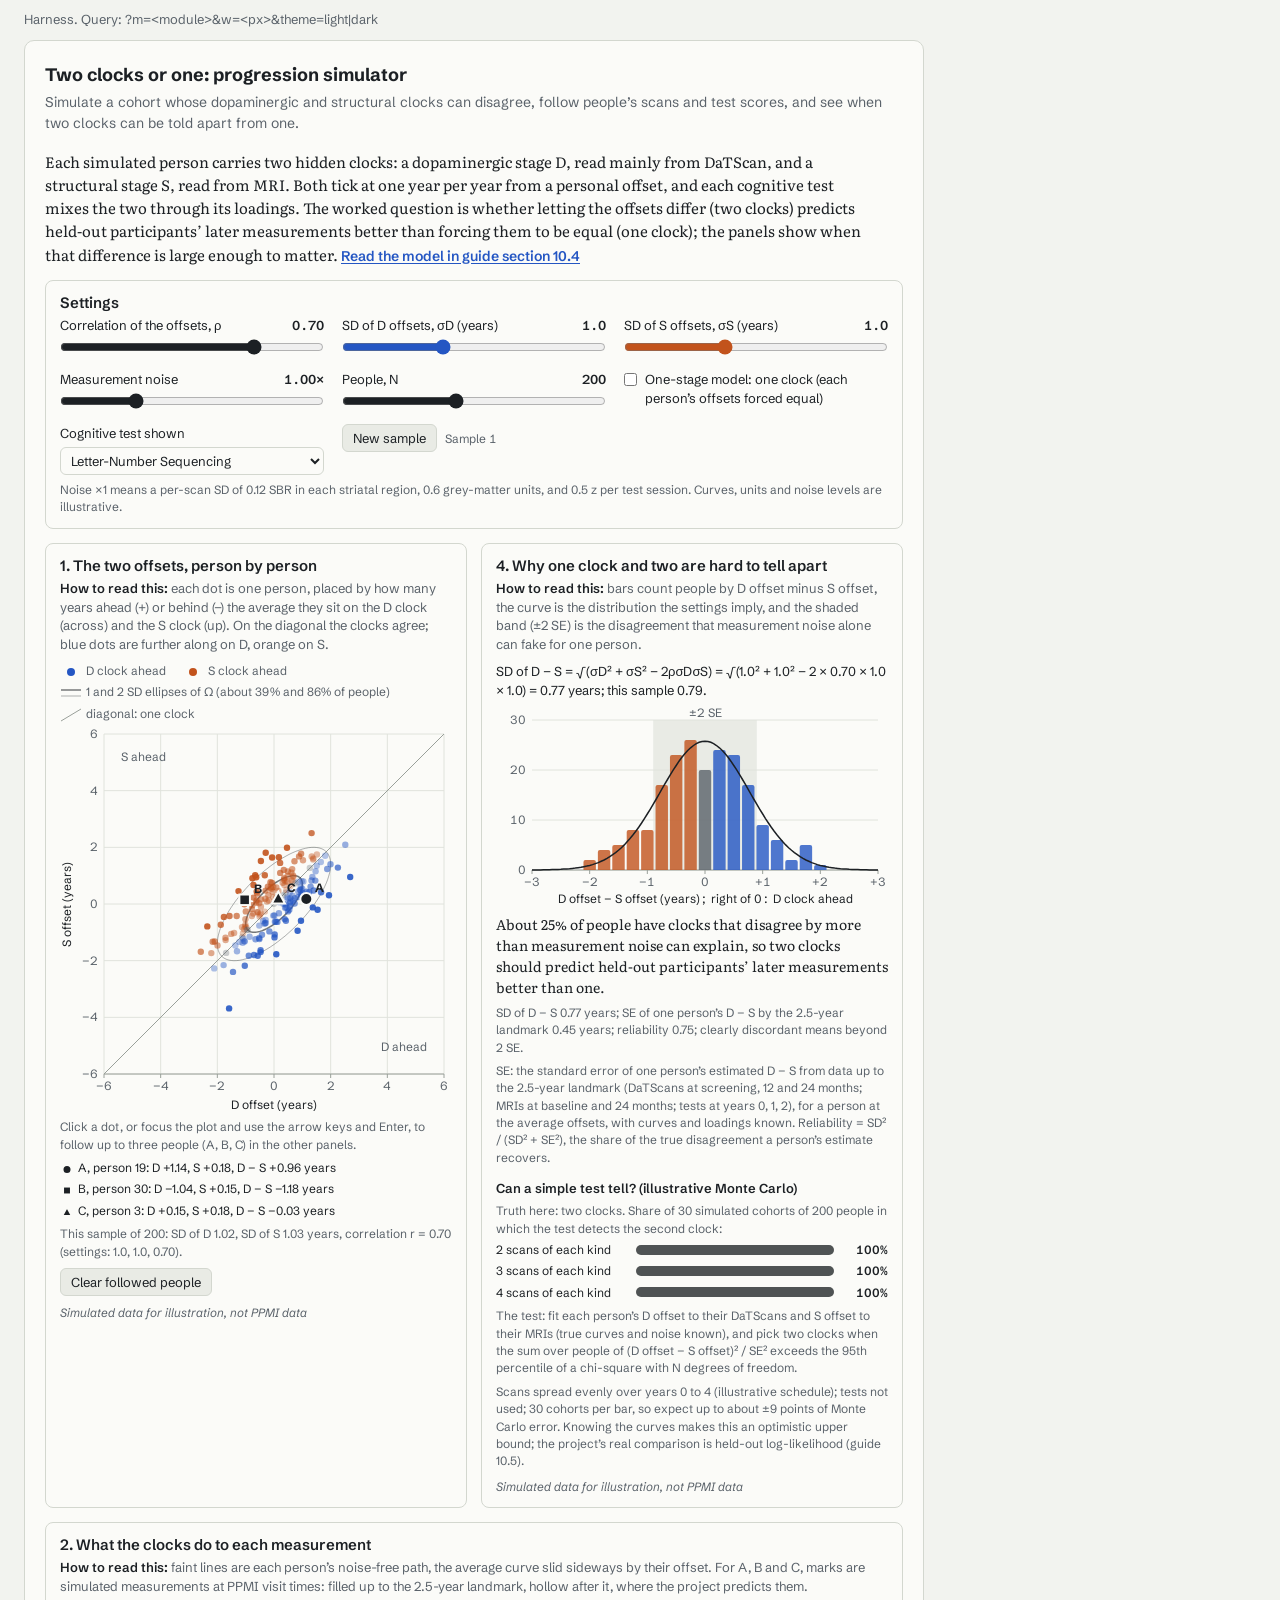
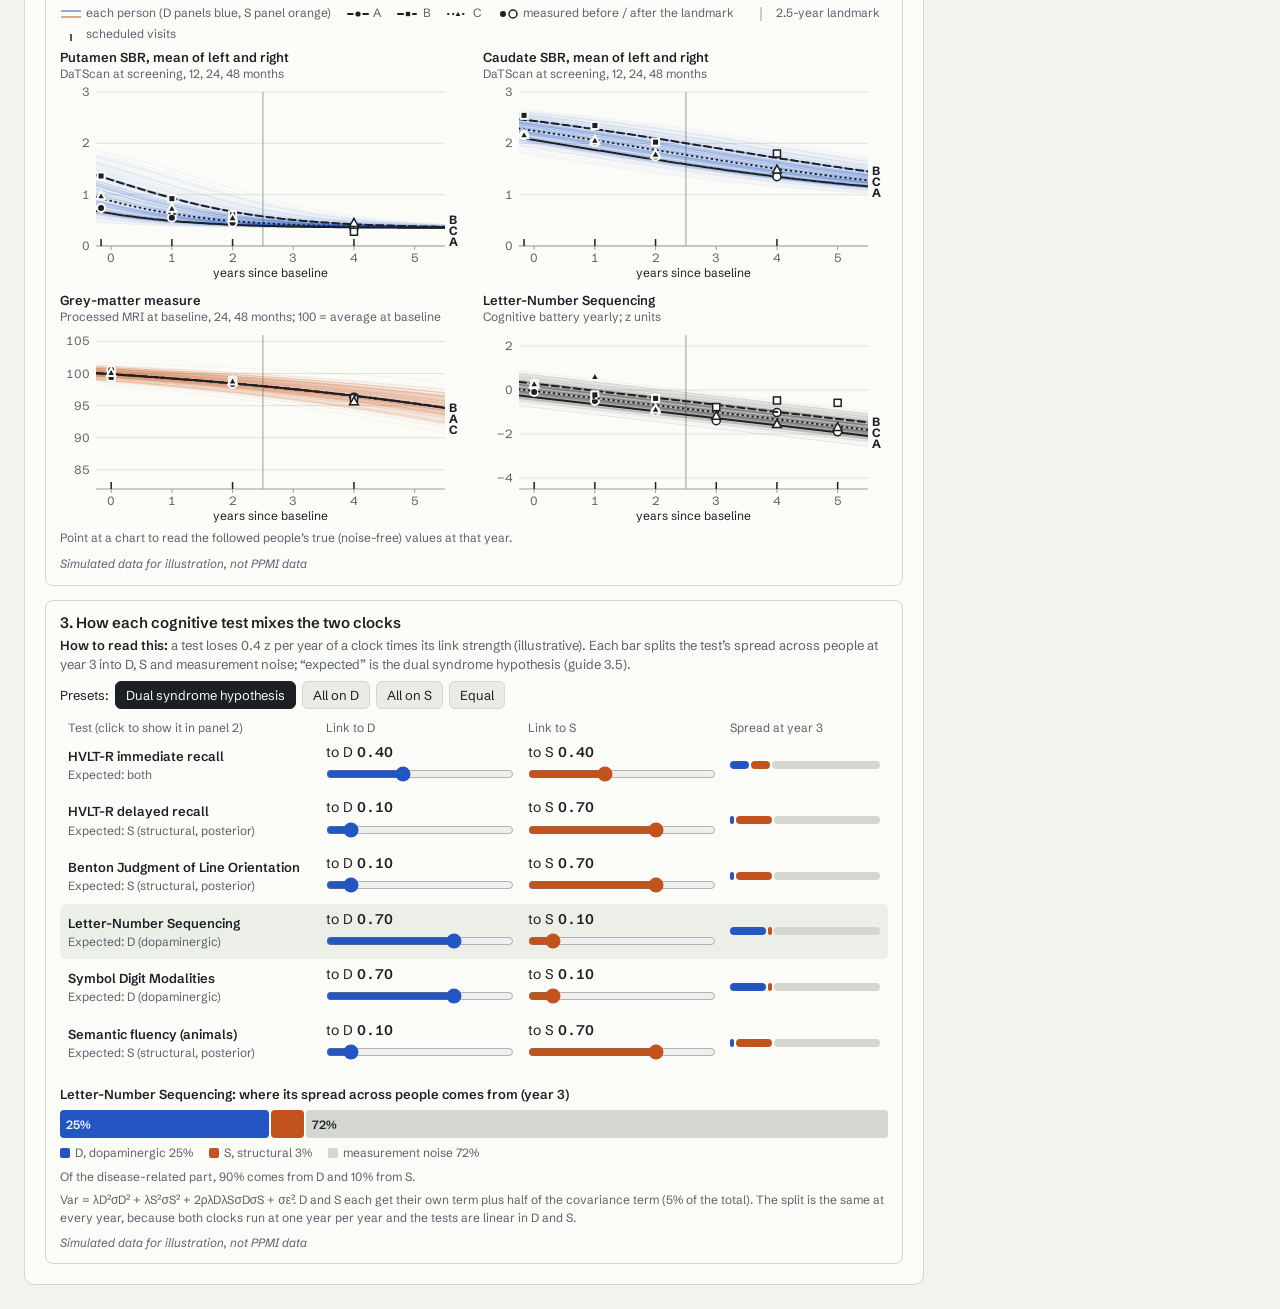
<file: atlas/src/harness.html>
<!doctype html>
<html lang="en">
<head>
<meta charset="utf-8">
<meta name="viewport" content="width=device-width, initial-scale=1">
<title>Explorer harness</title>
<link rel="stylesheet" href="https://fonts.googleapis.com/css2?family=Literata:opsz,wght@7..72,400;7..72,600&family=Schibsted+Grotesk:wght@400;500;600;700&family=JetBrains+Mono:wght@400;600&display=swap">
<link rel="stylesheet" href="tokens.css">
<style>
  body { margin: 0; background: var(--bg); color: var(--fg); font: 15px/1.5 var(--font-ui); }
  #bar { padding: 10px 24px; font-size: 13px; color: var(--muted); }
  #pane { margin: 0 24px 24px; background: var(--surface); border: 1px solid var(--rule); border-radius: 10px; padding: 20px; box-sizing: border-box; }
  #pane h2 { margin: 0 0 4px; font-size: 18px; }
  #pane p.blurb { margin: 0 0 16px; color: var(--muted); font-size: 14px; }
</style>
</head>
<body>
<div id="bar">Harness. Query: ?m=&lt;module&gt;&amp;w=&lt;px&gt;&amp;theme=light|dark</div>
<div id="pane"><h2 id="t"></h2><p class="blurb" id="b"></p><div id="mount"></div></div>
<script>
  const q = new URLSearchParams(location.search);
  const name = q.get('m') || 'twoclock';
  document.documentElement.dataset.theme = q.get('theme') || 'light';
  document.getElementById('pane').style.width = (q.get('w') || 900) + 'px';
  const s = document.createElement('script');
  s.src = 'explorers/' + name + '.js?v=' + Date.now();
  s.onload = () => {
    const m = window.PPMIExplorers && window.PPMIExplorers[name];
    if (!m) { document.getElementById('t').textContent = 'Module "' + name + '" did not register'; return; }
    document.getElementById('t').textContent = m.title;
    document.getElementById('b').textContent = m.blurb;
    window.__inst = m.mount(document.getElementById('mount'), { synthetic: true, openSection: id => console.log('openSection', id) });
  };
  s.onerror = () => { document.getElementById('t').textContent = 'Could not load explorers/' + name + '.js'; };
  document.head.appendChild(s);
</script>
</body>
</html>
</file>
<file: atlas/src/tokens.css>
/* PPMI Atlas design tokens. Light values on :root, dark values in the two dark blocks. */
:root {
  --bg: #f2f3ef;
  --surface: #fbfbf8;
  --surface-2: #e9ebe5;
  --fg: #1c2024;
  --muted: #5a626a;
  --rule: #d3d7cf;
  --axis: #9aa09a;
  --grid: #e0e3dc;
  --tint: #eceee8;
  --accent: #2456c3;      /* D: dopaminergic stage, DaTScan */
  --accent-2: #c2531c;    /* S: structural stage, MRI */
  --critical: #c0392f;    /* loss, harm, error */
  --good: #2d7a4c;
  --warn: #a86c12;
  --font-ui: "Schibsted Grotesk", "Helvetica Neue", Arial, sans-serif;
  --font-body: "Literata", Georgia, "Times New Roman", serif;
  --font-mono: "JetBrains Mono", ui-monospace, Menlo, monospace;
}
@media (prefers-color-scheme: dark) {
  :root:not([data-theme="light"]) {
    --bg: #0e1113; --surface: #151a1d; --surface-2: #1d2327; --fg: #e2e6e3; --muted: #9aa3a6;
    --rule: #2b3337; --axis: #6a7378; --grid: #252c30; --tint: #1a2023;
    --accent: #7aa2ff; --accent-2: #f08c56; --critical: #ff7a70; --good: #5cc48a; --warn: #e5b45c;
    color-scheme: dark;
  }
}
:root[data-theme="dark"] {
  --bg: #0e1113; --surface: #151a1d; --surface-2: #1d2327; --fg: #e2e6e3; --muted: #9aa3a6;
  --rule: #2b3337; --axis: #6a7378; --grid: #252c30; --tint: #1a2023;
  --accent: #7aa2ff; --accent-2: #f08c56; --critical: #ff7a70; --good: #5cc48a; --warn: #e5b45c;
  color-scheme: dark;
}
</file>
